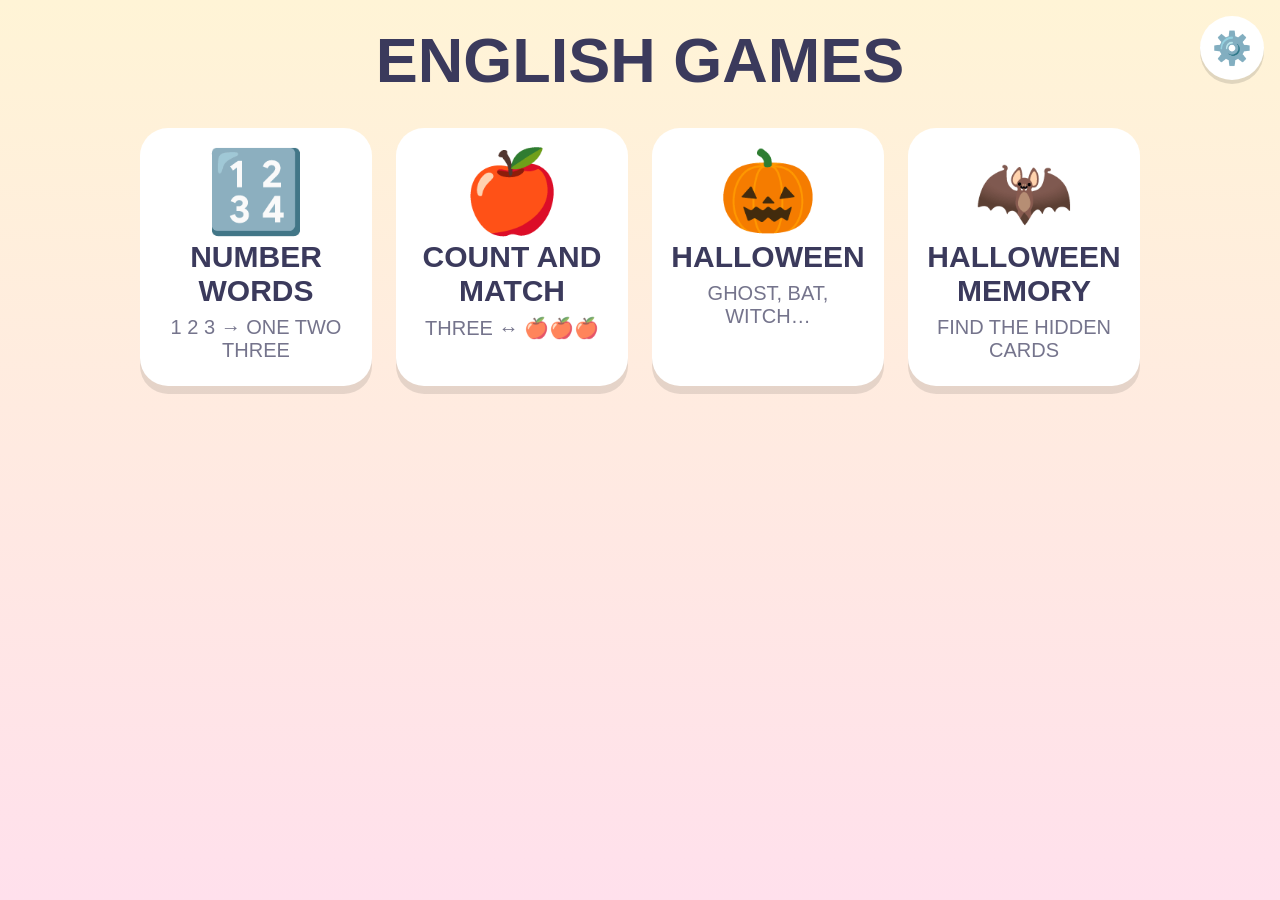
<file: index.html>
<!doctype html>
<html lang="en">
<head>
  <meta charset="utf-8">
  <meta name="viewport" content="width=device-width, initial-scale=1, viewport-fit=cover">
  <meta name="apple-mobile-web-app-capable" content="yes">
  <meta name="mobile-web-app-capable" content="yes">
  <title>English Games</title>
  <script src="shared/settings.js"></script>
  <style>
    * { box-sizing: border-box; }
    html, body { margin: 0; min-height: 100%; }
    body {
      min-height: 100vh;
      min-height: 100dvh;
      padding: calc(24px + env(safe-area-inset-top)) calc(16px + env(safe-area-inset-right)) calc(24px + env(safe-area-inset-bottom)) calc(16px + env(safe-area-inset-left));
      background: linear-gradient(180deg, #fff4d6, #ffe0ec);
      color: #3b3a5c;
      font-family: "Helvetica Neue", Helvetica, Arial, sans-serif;
      text-align: center;
      text-transform: uppercase;
      touch-action: manipulation;
      user-select: none;
      -webkit-user-select: none;
      -webkit-touch-callout: none;
      -webkit-tap-highlight-color: transparent;
      overscroll-behavior: none;
    }
    html[data-letter-case="lower"] body { text-transform: lowercase; }
    h1 { margin: 0 0 32px; font-size: clamp(36px, 7vmin, 64px); }
    .games {
      display: grid;
      grid-template-columns: repeat(auto-fill, minmax(220px, 1fr));
      gap: 24px;
      max-width: 1000px;
      margin: 0 auto;
    }
    .game {
      display: flex;
      flex-direction: column;
      align-items: center;
      gap: 8px;
      padding: 24px 16px;
      border-radius: 28px;
      background: #fff;
      box-shadow: 0 8px 0 rgba(0, 0, 0, 0.1);
      color: inherit;
      text-decoration: none;
      transition: transform 0.08s;
    }
    .game:active { transform: translateY(5px); box-shadow: 0 3px 0 rgba(0, 0, 0, 0.1); }
    .icon { font-size: 80px; line-height: 1; }
    .name { font-size: 30px; font-weight: bold; }
    .what { font-size: 20px; opacity: 0.7; }

    /* ---------- Settings: ⚙️ button and panel ---------- */
    h1 { padding: 0 80px; } /* keep the title clear of the ⚙️ button */
    .settings-btn {
      position: absolute;
      top: calc(16px + env(safe-area-inset-top));
      right: calc(16px + env(safe-area-inset-right));
      width: 64px;
      height: 64px;
      display: grid;
      place-items: center;
      border: 0;
      border-radius: 50%;
      background: #fff;
      box-shadow: 0 4px 0 rgba(0, 0, 0, 0.12);
      font-size: 32px;
      cursor: pointer;
      transition: transform 0.08s;
    }
    .settings-btn:active { transform: translateY(3px) scale(0.95); }
    .settings {
      position: relative;
      width: min(760px, calc(100vw - 32px));
      max-height: calc(100dvh - 48px);
      padding: 24px 20px 28px;
      border: 0;
      border-radius: 28px;
      background: #fffaf0;
      color: inherit;
      text-transform: inherit;
      box-shadow: 0 12px 40px rgba(0, 0, 0, 0.35);
      overflow-y: auto;
      -webkit-overflow-scrolling: touch;
      overscroll-behavior: contain;
    }
    .settings::backdrop { background: rgba(20, 14, 50, 0.6); }
    .settings h2 { margin: 4px 64px 20px; font-size: 30px; }
    .settings-close {
      position: absolute;
      top: 12px;
      right: 12px;
      width: 56px;
      height: 56px;
      border: 0;
      border-radius: 50%;
      background: #ece6f5;
      color: inherit;
      font-size: 28px;
      line-height: 1;
      cursor: pointer;
    }
    .settings-close:active { transform: scale(0.94); }
    .setting {
      display: flex;
      flex-wrap: wrap;
      align-items: center;
      justify-content: center;
      gap: 16px;
      font-size: 24px;
    }
    .choice {
      display: flex;
      gap: 8px;
      padding: 6px;
      border-radius: 22px;
      background: rgba(59, 58, 92, 0.1);
    }
    .choice button {
      min-width: 110px;
      height: 64px;
      border: 4px solid transparent;
      border-radius: 18px;
      background: transparent;
      color: inherit;
      font-family: inherit;
      font-size: 32px;
      font-weight: bold;
      text-transform: none; /* show "ABC" and "abc" exactly as written */
      cursor: pointer;
      transition: transform 0.08s;
    }
    .choice button:active { transform: scale(0.95); }
    .choice button[aria-pressed="true"] {
      background: #fff;
      border-color: #ff8a3d;
      box-shadow: 0 4px 0 rgba(0, 0, 0, 0.1);
    }
    .choice button.follow-case { text-transform: inherit; font-size: 26px; }
    .setting + .setting { margin-top: 24px; }
    .setting-label { min-width: 90px; }

    /* Voice list: pick a voice, ▶ to hear a sample */
    .setting-voice { flex-direction: column; }
    .voices {
      display: flex;
      flex-direction: column;
      gap: 10px;
      width: min(100%, 640px);
    }
    .voice-row { display: flex; gap: 10px; }
    .voice-pick {
      flex: 1;
      min-width: 0;
      min-height: 64px;
      padding: 8px 18px;
      border: 4px solid transparent;
      border-radius: 18px;
      background: #f1ecf7;
      color: inherit;
      font-family: inherit;
      font-size: 24px;
      text-align: left;
      text-transform: inherit;
      overflow-wrap: anywhere;
      cursor: pointer;
      transition: transform 0.08s;
    }
    .voice-pick:active { transform: scale(0.98); }
    .voice-pick[aria-pressed="true"] {
      background: #fff;
      border-color: #ff8a3d;
      box-shadow: 0 4px 0 rgba(0, 0, 0, 0.1);
    }
    .voice-name { text-transform: none; } /* exactly as the device reports it */
    .voice-pick small { display: block; font-size: 17px; opacity: 0.7; }
    .voice-play {
      width: 64px;
      height: 64px;
      flex: none;
      align-self: center;
      border: 0;
      border-radius: 50%;
      background: #2fbf68;
      box-shadow: 0 5px 0 #1f9450;
      color: #fff;
      font-size: 28px;
      padding-left: 5px; /* optically centre the ▶ */
      cursor: pointer;
      transition: transform 0.08s;
    }
    .voice-play:active { transform: translateY(4px); box-shadow: 0 1px 0 #1f9450; }
    .note { margin: 4px 0 0; font-size: 18px; opacity: 0.8; }
  </style>
</head>
<body>
  <button id="open-settings" class="settings-btn" type="button" aria-label="Settings" aria-haspopup="dialog">⚙️</button>
  <h1>English Games</h1>
  <nav class="games">
    <a class="game" href="number-words/index.html">
      <span class="icon" aria-hidden="true">🔢</span>
      <span class="name">Number Words</span>
      <span class="what">1 2 3 → one two three</span>
    </a>
    <a class="game" href="count-and-match/index.html">
      <span class="icon" aria-hidden="true">🍎</span>
      <span class="name">Count and Match</span>
      <span class="what">three ↔ 🍎🍎🍎</span>
    </a>
    <a class="game" href="halloween-words/index.html">
      <span class="icon" aria-hidden="true">🎃</span>
      <span class="name">Halloween</span>
      <span class="what">ghost, bat, witch…</span>
    </a>
    <a class="game" href="halloween-memory/index.html">
      <span class="icon" aria-hidden="true">🦇</span>
      <span class="name">Halloween Memory</span>
      <span class="what">find the hidden cards</span>
    </a>
  </nav>

  <!-- Settings for all games (saved in this browser) -->
  <dialog id="settings" class="settings" aria-labelledby="settings-title">
    <button id="close-settings" class="settings-close" type="button" aria-label="Close">✕</button>
    <h2 id="settings-title">⚙️ Settings</h2>
    <div class="setting">
      <span id="case-label" class="setting-label">Letters</span>
      <div class="choice" role="group" aria-labelledby="case-label">
        <button type="button" data-case="upper" aria-label="Uppercase letters">ABC</button>
        <button type="button" data-case="lower" aria-label="Lowercase letters">abc</button>
      </div>
    </div>
    <div class="setting">
      <span id="speed-label" class="setting-label">Speed</span>
      <div class="choice" role="group" aria-labelledby="speed-label">
        <button type="button" class="follow-case" data-speed="slow">🐢 slow</button>
        <button type="button" class="follow-case" data-speed="normal">normal</button>
        <button type="button" class="follow-case" data-speed="fast">🐇 fast</button>
      </div>
    </div>
    <div class="setting setting-voice">
      <span id="voice-label" class="setting-label">Voice</span>
      <div id="voices" class="voices" role="group" aria-labelledby="voice-label"></div>
      <p id="voice-note" class="note" hidden>The voice chosen before isn't on this device, so Default is used.</p>
    </div>
  </dialog>

  <script src="shared/kit.js"></script>
  <script>
    (function () {
      "use strict";
      const SAMPLE = "one, two, three, ghost";
      const caseButtons = document.querySelectorAll(".choice button[data-case]");
      const speedButtons = document.querySelectorAll(".choice button[data-speed]");
      const voiceList = document.getElementById("voices");
      const voiceNote = document.getElementById("voice-note");

      // ---------- Letters ----------
      function renderCase() {
        const current = Settings.getLetterCase();
        caseButtons.forEach((b) => b.setAttribute("aria-pressed", String(b.dataset.case === current)));
      }
      caseButtons.forEach((b) => b.addEventListener("click", () => {
        Settings.setLetterCase(b.dataset.case);
        renderCase();
      }));

      // ---------- Speed ----------
      function renderSpeed() {
        const current = Settings.getSpeed();
        speedButtons.forEach((b) => b.setAttribute("aria-pressed", String(b.dataset.speed === current)));
      }
      speedButtons.forEach((b) => b.addEventListener("click", () => {
        Settings.setSpeed(b.dataset.speed);
        renderSpeed();
      }));

      // ---------- Voice ----------
      // One row per British English voice name on this device, plus "Default" at the top.
      // `name` is what gets saved ("" = Default); the games use the best version of it.
      function voiceRow(name, label, detail) {
        const row = document.createElement("div");
        row.className = "voice-row";

        const pickBtn = document.createElement("button");
        pickBtn.type = "button";
        pickBtn.className = "voice-pick";
        pickBtn.dataset.voice = name;
        pickBtn.append(label);
        if (detail) {
          const small = document.createElement("small");
          small.append(detail);
          pickBtn.appendChild(small);
        }
        pickBtn.addEventListener("click", () => {
          Settings.setVoice(name);
          renderVoices();
        });

        const playBtn = document.createElement("button");
        playBtn.type = "button";
        playBtn.className = "voice-play";
        playBtn.textContent = "▶";
        playBtn.setAttribute("aria-label", "Hear " + (name || "Default"));
        playBtn.addEventListener("click", () => {
          Kit.speakWith({ voice: name, speed: Settings.getSpeed() }, SAMPLE);
        });

        row.append(pickBtn, playBtn);
        return row;
      }

      function nameSpan(text) {
        const span = document.createElement("span");
        span.className = "voice-name";
        span.textContent = text;
        return span;
      }

      function renderVoices() {
        const voices = Settings.britishVoices();
        const saved = Settings.getVoice();
        const savedVoice = Settings.voiceFor(saved); // also finds a voice saved by an older version
        const savedHere = !saved || !!savedVoice;
        const selected = savedVoice ? savedVoice.name : "";

        voiceList.innerHTML = "";
        // Default: a known good British voice if there is one, otherwise the device's own
        const def = Kit.defaultVoice();
        const defLabel = document.createElement("span");
        defLabel.textContent = "Default";
        voiceList.appendChild(voiceRow("", defLabel, def ? nameSpan(def.name) : "This device's own voice"));
        // One row per name (Settings.britishVoices() keeps the best version of each)
        voices.forEach((v) => voiceList.appendChild(voiceRow(v.name, nameSpan(v.name), null)));

        voiceList.querySelectorAll(".voice-pick").forEach((b) => {
          b.setAttribute("aria-pressed", String(b.dataset.voice === selected));
        });
        // Only mention the missing voice once the device has listed its voices
        voiceNote.hidden = savedHere || voices.length === 0;
      }

      if ("speechSynthesis" in window) {
        // Some browsers fill in the list a moment after the page opens
        speechSynthesis.addEventListener("voiceschanged", renderVoices);
      }

      function renderAll() {
        renderCase();
        renderSpeed();
        renderVoices();
      }
      window.addEventListener("pageshow", renderAll);
      renderAll();

      // ---------- Opening and closing the panel ----------
      const panel = document.getElementById("settings");
      document.getElementById("open-settings").addEventListener("click", () => {
        renderAll();
        if (panel.showModal) panel.showModal();
        else panel.setAttribute("open", "");
      });
      function closePanel() {
        if (panel.close) panel.close();
        else panel.removeAttribute("open");
      }
      document.getElementById("close-settings").addEventListener("click", closePanel);
      // Tapping the dark area around the panel also closes it. (The panel has its own
      // padding, so check the tap position rather than just the clicked element.)
      panel.addEventListener("click", (e) => {
        if (e.target !== panel) return;
        const r = panel.getBoundingClientRect();
        const outside = e.clientX < r.left || e.clientX > r.right || e.clientY < r.top || e.clientY > r.bottom;
        if (outside) closePanel();
      });
    })();
  </script>
</body>
</html>
</file>
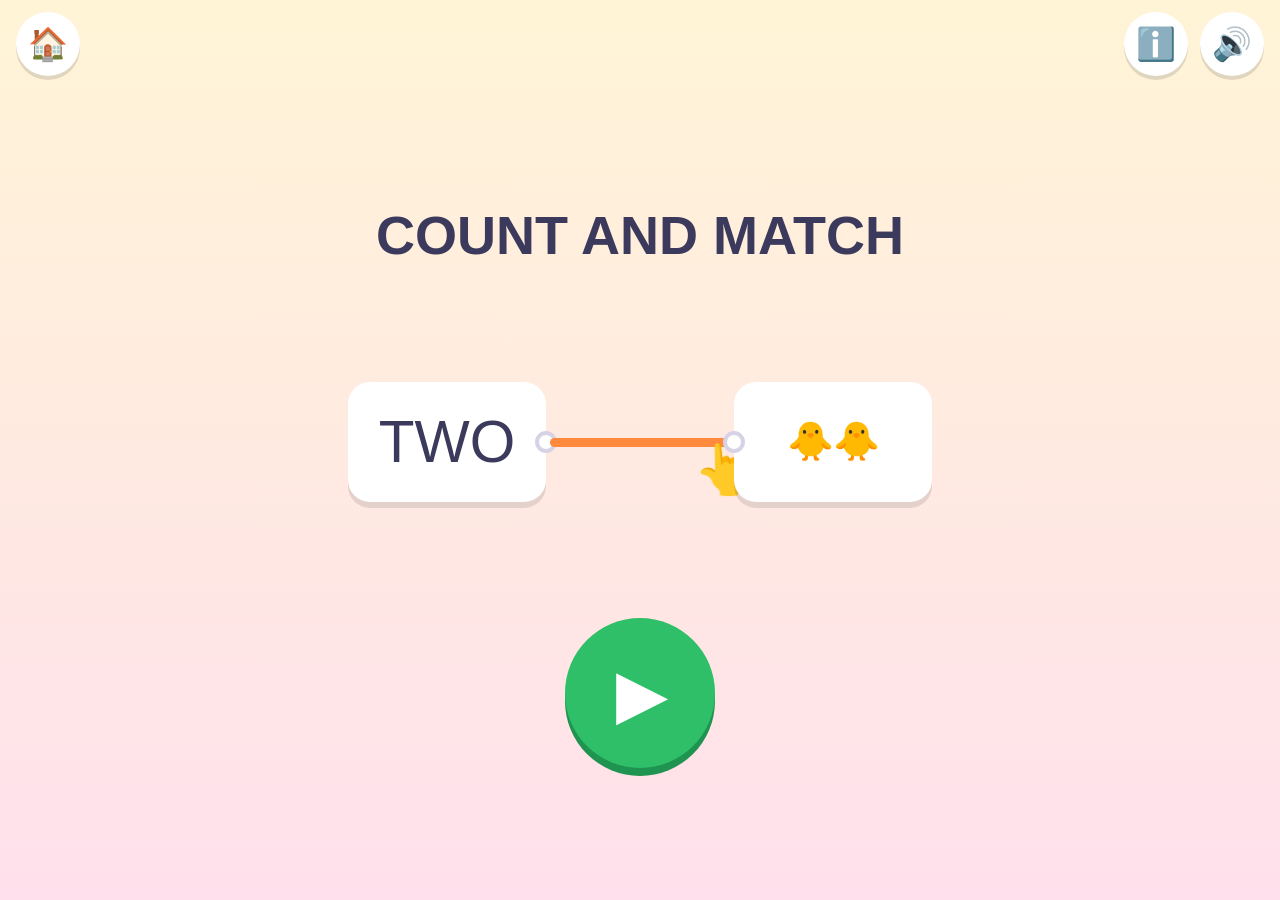
<file: count-and-match/index.html>
<!doctype html>
<html lang="en">
<head>
  <meta charset="utf-8">
  <meta name="viewport" content="width=device-width, initial-scale=1, viewport-fit=cover">
  <meta name="apple-mobile-web-app-capable" content="yes">
  <meta name="mobile-web-app-capable" content="yes">
  <title>Count and Match</title>
  <script src="../shared/settings.js"></script>
  <link rel="stylesheet" href="../shared/base.css">
  <link rel="stylesheet" href="style.css">
</head>
<body data-screen="start">
  <header class="topbar">
    <a class="icon-btn" href="../index.html" aria-label="All games">🏠</a>
    <div id="progress" class="progress" aria-hidden="true"></div>
    <button id="mute" class="icon-btn" type="button" aria-label="Mute" aria-pressed="false">🔊</button>
  </header>

  <!-- Information panel (shown by the ℹ️ button; see setupInfo in ../shared/kit.js) -->
  <template id="game-info">
    <h2>Count and Match</h2>
    <p>Learn how the numbers 1 to 10 are written in English, by counting.</p>
    <h3>How to play</h3>
    <ol>
      <li>Number words are on the left, cards with things to count are on the right.</li>
      <li>Connect each word to the card with that many things: draw a line with your finger, or tap one card and then the other.</li>
      <li>Tap a word to hear it. Tap a card to see its things hop, one by one.</li>
      <li>A wrong match just wobbles. After two wrong tries, or a pause, the right pair glows.</li>
      <li>Every round has all ten numbers, on two boards of five.</li>
    </ol>
  </template>

  <main>
    <!-- Start screen: a small animated example of a connection -->
    <section id="screen-start" class="screen active">
      <h1 class="title">Count and Match</h1>
      <div class="demo" aria-hidden="true">
        <div class="mcard word-card demo-card">two</div>
        <div class="demo-line"><span class="demo-finger">👆</span></div>
        <div class="mcard set-card demo-card"><span class="set"><span>🐥</span><span>🐥</span></span></div>
      </div>
      <button id="play" class="big-btn pulse" type="button" aria-label="Play">▶</button>
    </section>

    <!-- Game screen: connect each word to the card with that many things -->
    <section id="screen-game" class="screen">
      <div id="board" class="board">
        <div id="words" class="col words"></div>
        <div id="sets" class="col sets"></div>
        <svg id="lines" class="lines" aria-hidden="true"></svg>
      </div>
    </section>

    <!-- End screen -->
    <section id="screen-end" class="screen">
      <div class="trophy" aria-hidden="true">🏆</div>
      <h2 class="well-done">Well done!</h2>
      <div id="end-stars" class="end-stars" aria-hidden="true"></div>
      <div class="end-buttons">
        <button id="again" class="big-btn" type="button" aria-label="Play again">▶</button>
      </div>
    </section>
  </main>

  <div id="celebrate" class="celebrate" aria-hidden="true"></div>

  <script src="../shared/kit.js"></script>
  <script src="game.js"></script>
</body>
</html>
</file>
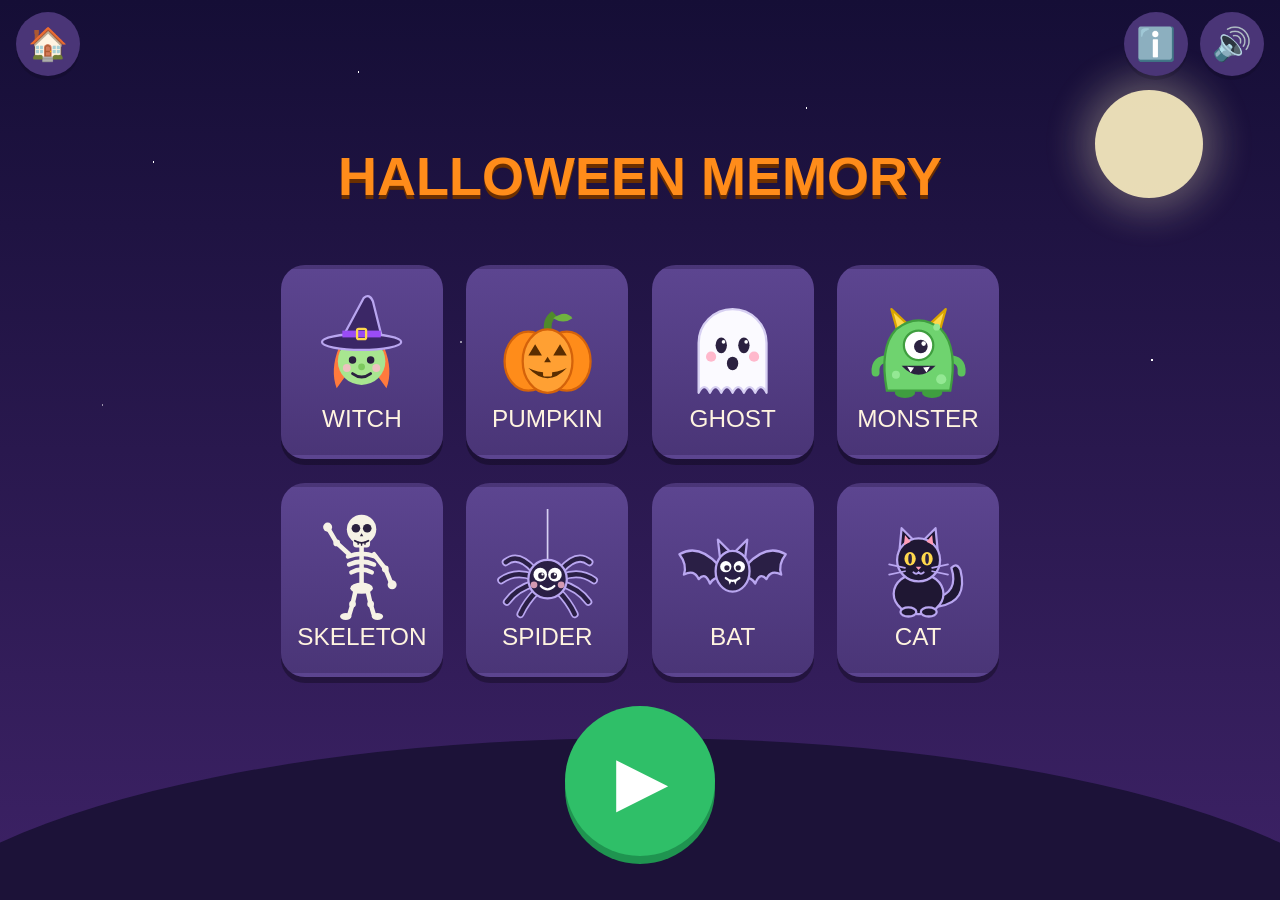
<file: halloween-memory/index.html>
<!doctype html>
<html lang="en">
<head>
  <meta charset="utf-8">
  <meta name="viewport" content="width=device-width, initial-scale=1, viewport-fit=cover">
  <meta name="apple-mobile-web-app-capable" content="yes">
  <meta name="mobile-web-app-capable" content="yes">
  <title>Halloween Memory</title>
  <script src="../shared/settings.js"></script>
  <link rel="stylesheet" href="../shared/base.css">
  <link rel="stylesheet" href="../shared/halloween/theme.css">
  <link rel="stylesheet" href="style.css">
</head>
<body data-screen="start">
  <!-- Night sky background: moon, stars and hills -->
  <div class="sky" aria-hidden="true">
    <div class="moon"></div>
    <div class="hills"></div>
  </div>

  <header class="topbar">
    <a class="icon-btn" href="../index.html" aria-label="All games">🏠</a>
    <div id="progress" class="progress" aria-hidden="true"></div>
    <button id="mute" class="icon-btn" type="button" aria-label="Mute" aria-pressed="false">🔊</button>
  </header>

  <!-- Information panel (shown by the ℹ️ button; see setupInfo in ../shared/kit.js) -->
  <template id="game-info">
    <h2>Halloween Memory</h2>
    <p>Listen, remember and find the hidden Halloween cards.</p>
    <h3>How to play</h3>
    <ol>
      <li>Look at the cards and tap them to hear their names.</li>
      <li>Press ▶. The cards turn over and some of them swap places.</li>
      <li>The voice says a word: tap the card you think it is.</li>
      <li>The right card disappears. A wrong card shows itself, says its name and turns back over.</li>
      <li>Every turn asks for a different card. There are no hints: use your memory!</li>
      <li>The round ends when all the cards are found.</li>
    </ol>
    <h3>Who invented it</h3>
    <p>This game was invented by Flora, 6 years old, from Italy. 🇮🇹</p>
  </template>

  <main>
    <!-- The board is used both before playing (cards face up) and while playing (cards face down) -->
    <section id="screen-board" class="screen active">
      <div class="head">
        <h1 class="title start-only">Halloween Memory</h1>
        <div class="prompt game-only">
          <button id="listen" class="listen" type="button" aria-label="Listen again">🔊</button>
          <div id="bubble" class="bubble" aria-live="polite"></div>
        </div>
      </div>
      <div id="cards" class="mems"></div>
      <button id="play" class="big-btn pulse start-only" type="button" aria-label="Play">▶</button>
    </section>

    <!-- End screen -->
    <section id="screen-end" class="screen">
      <div id="end-pumpkin" class="trophy end-pumpkin" aria-hidden="true"></div>
      <h2 class="well-done">Happy Halloween!</h2>
      <div id="end-stars" class="end-stars" aria-hidden="true"></div>
      <div class="end-buttons">
        <button id="again" class="big-btn" type="button" aria-label="Play again">▶</button>
      </div>
    </section>
  </main>

  <div id="celebrate" class="celebrate" aria-hidden="true"></div>

  <script src="../shared/kit.js"></script>
  <script src="../shared/halloween/characters.js"></script>
  <script src="game.js"></script>
</body>
</html>
</file>
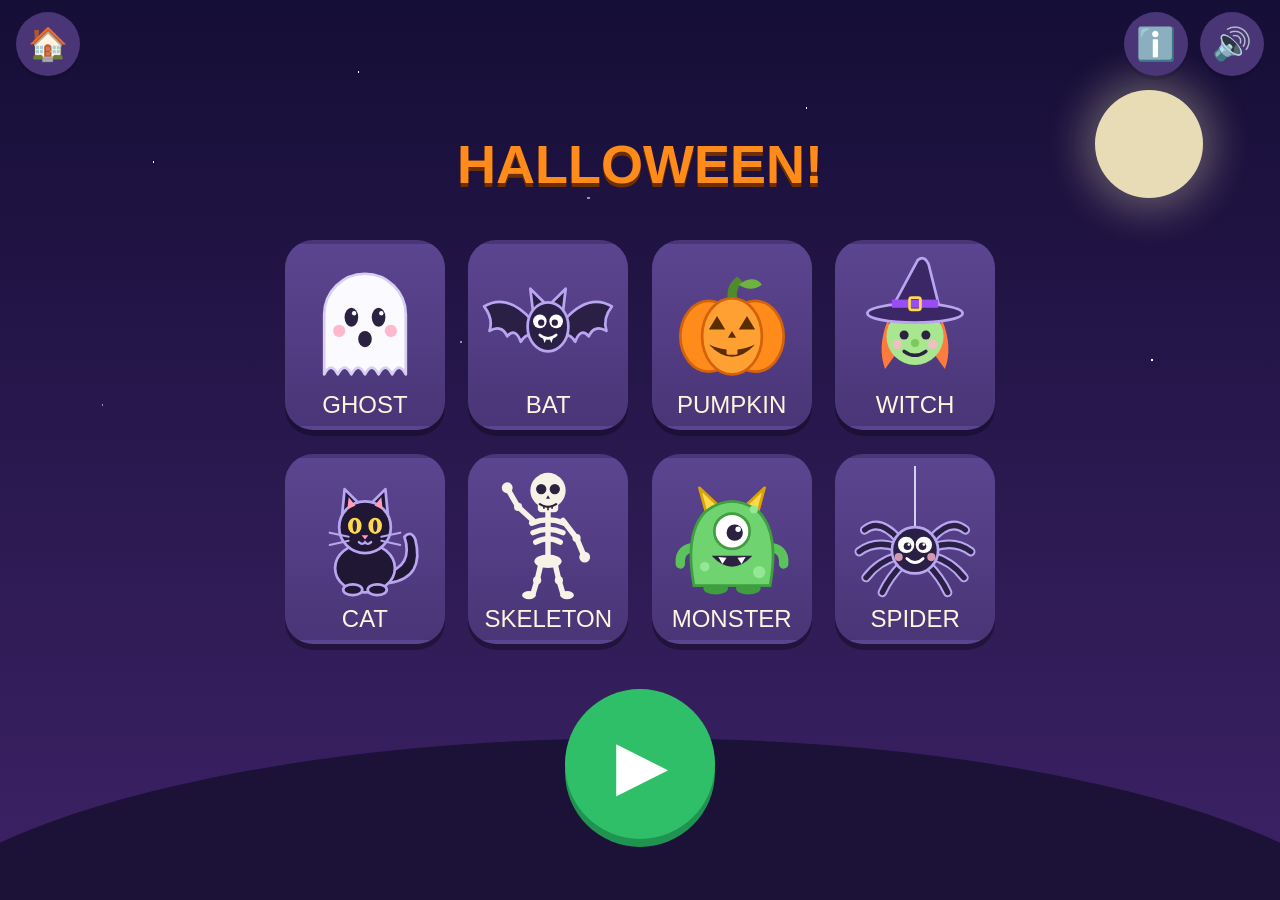
<file: halloween-words/index.html>
<!doctype html>
<html lang="en">
<head>
  <meta charset="utf-8">
  <meta name="viewport" content="width=device-width, initial-scale=1, viewport-fit=cover">
  <meta name="apple-mobile-web-app-capable" content="yes">
  <meta name="mobile-web-app-capable" content="yes">
  <title>Halloween Words</title>
  <script src="../shared/settings.js"></script>
  <link rel="stylesheet" href="../shared/base.css">
  <link rel="stylesheet" href="../shared/halloween/theme.css">
  <link rel="stylesheet" href="style.css">
</head>
<body data-screen="start">
  <!-- Night sky background: moon, stars and hills -->
  <div class="sky" aria-hidden="true">
    <div class="moon"></div>
    <div class="hills"></div>
  </div>

  <header class="topbar">
    <a class="icon-btn" href="../index.html" aria-label="All games">🏠</a>
    <div id="progress" class="progress" aria-hidden="true"></div>
    <button id="mute" class="icon-btn" type="button" aria-label="Mute" aria-pressed="false">🔊</button>
  </header>

  <!-- Information panel (shown by the ℹ️ button; see setupInfo in ../shared/kit.js) -->
  <template id="game-info">
    <h2>Halloween</h2>
    <p>Listen and find: learn eight Halloween words.</p>
    <h3>How to play</h3>
    <ol>
      <li>Tap the pictures to hear their names.</li>
      <li>Press ▶. The voice says a word: tap the right picture. Tap the orange 🔊 button to hear it again.</li>
      <li>A wrong picture just wobbles. After two wrong taps, or a pause, the right picture glows.</li>
      <li>The pictures change places after every question, so listen carefully!</li>
      <li>Every word is asked twice in a round.</li>
    </ol>
  </template>

  <main>
    <!-- Learn screen: tap a character to hear its name -->
    <section id="screen-start" class="screen active">
      <h1 class="title">Halloween!</h1>
      <div id="learn-cards" class="chars learn"></div>
      <button id="play" class="big-btn pulse" type="button" aria-label="Play">▶</button>
    </section>

    <!-- Game screen: listen and tap the right character -->
    <section id="screen-game" class="screen">
      <div class="prompt">
        <button id="listen" class="listen" type="button" aria-label="Listen again">🔊</button>
        <div id="bubble" class="bubble" aria-live="polite"></div>
      </div>
      <div id="choices" class="chars"></div>
    </section>

    <!-- End screen -->
    <section id="screen-end" class="screen">
      <div id="end-pumpkin" class="trophy end-pumpkin" aria-hidden="true"></div>
      <h2 class="well-done">Happy Halloween!</h2>
      <div id="end-stars" class="end-stars" aria-hidden="true"></div>
      <div class="end-buttons">
        <button id="learn" class="small-btn" type="button" aria-label="Back to the pictures">👻</button>
        <button id="again" class="big-btn" type="button" aria-label="Play again">▶</button>
      </div>
    </section>
  </main>

  <div id="celebrate" class="celebrate" aria-hidden="true"></div>

  <script src="../shared/kit.js"></script>
  <script src="../shared/halloween/characters.js"></script>
  <script src="game.js"></script>
</body>
</html>
</file>
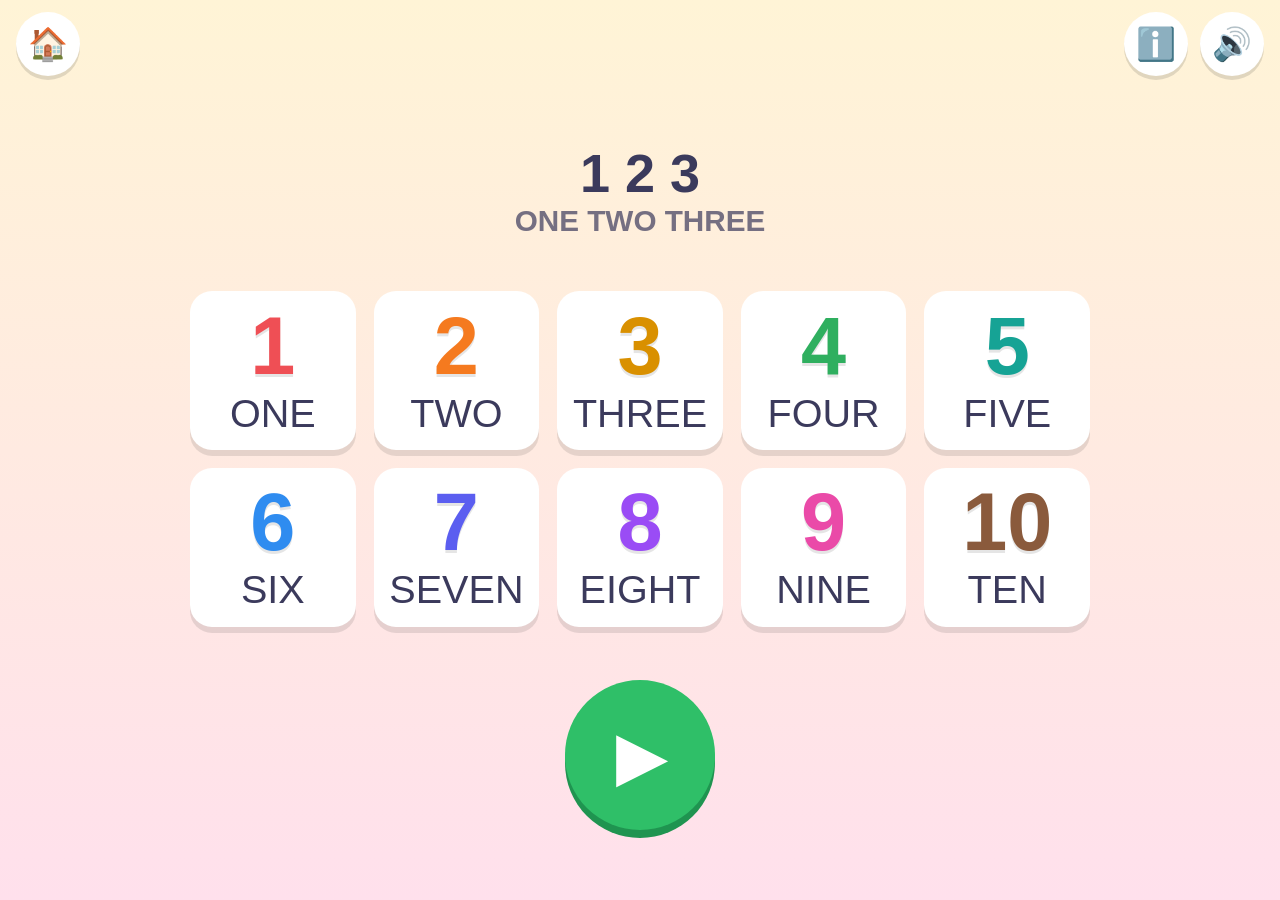
<file: number-words/index.html>
<!doctype html>
<html lang="en">
<head>
  <meta charset="utf-8">
  <meta name="viewport" content="width=device-width, initial-scale=1, viewport-fit=cover">
  <meta name="apple-mobile-web-app-capable" content="yes">
  <meta name="mobile-web-app-capable" content="yes">
  <title>Number Words</title>
  <script src="../shared/settings.js"></script>
  <link rel="stylesheet" href="../shared/base.css">
  <link rel="stylesheet" href="style.css">
</head>
<body data-screen="start">
  <header class="topbar">
    <a class="icon-btn" href="../index.html" aria-label="All games">🏠</a>
    <div id="progress" class="progress" aria-hidden="true"></div>
    <button id="mute" class="icon-btn" type="button" aria-label="Mute" aria-pressed="false">🔊</button>
  </header>

  <!-- Information panel (shown by the ℹ️ button; see setupInfo in ../shared/kit.js) -->
  <template id="game-info">
    <h2>Number Words</h2>
    <p>Learn how the numbers 1 to 10 are written in English.</p>
    <h3>How to play</h3>
    <ol>
      <li>Tap the number cards to hear each number.</li>
      <li>Press ▶. A number appears with that many things to count, and the voice says it.</li>
      <li>Tap the letters in the right order to write the word. Tap the big number to hear it again.</li>
      <li>A wrong letter just wobbles. After two wrong taps, or a pause, the right letter glows.</li>
      <li>Every round has all ten numbers, in a random order.</li>
    </ol>
  </template>

  <main>
    <!-- Learn screen: tap a card to hear the number, then press play -->
    <section id="screen-start" class="screen active">
      <h1 class="title">1 2 3 <span>one two three</span></h1>
      <div id="cards" class="cards"></div>
      <button id="play" class="big-btn pulse" type="button" aria-label="Play">▶</button>
    </section>

    <!-- Game screen: build the number word from letter tiles -->
    <section id="screen-game" class="screen">
      <div class="clue">
        <button id="numeral" class="numeral" type="button" aria-label="Hear the number">
          <span id="numeral-text"></span>
          <span class="speaker" aria-hidden="true">🔊</span>
        </button>
        <div id="objects" class="objects" aria-hidden="true"></div>
      </div>
      <div id="slots" class="slots" aria-hidden="true"></div>
      <div id="tiles" class="tiles"></div>
    </section>

    <!-- End screen -->
    <section id="screen-end" class="screen">
      <div class="trophy" aria-hidden="true">🏆</div>
      <h2 class="well-done">Well done!</h2>
      <div id="end-stars" class="end-stars" aria-hidden="true"></div>
      <div class="end-buttons">
        <button id="learn" class="small-btn" type="button" aria-label="Back to the numbers">1 2 3</button>
        <button id="again" class="big-btn" type="button" aria-label="Play again">▶</button>
      </div>
    </section>
  </main>

  <div id="celebrate" class="celebrate" aria-hidden="true"></div>

  <script src="../shared/kit.js"></script>
  <script src="game.js"></script>
</body>
</html>
</file>
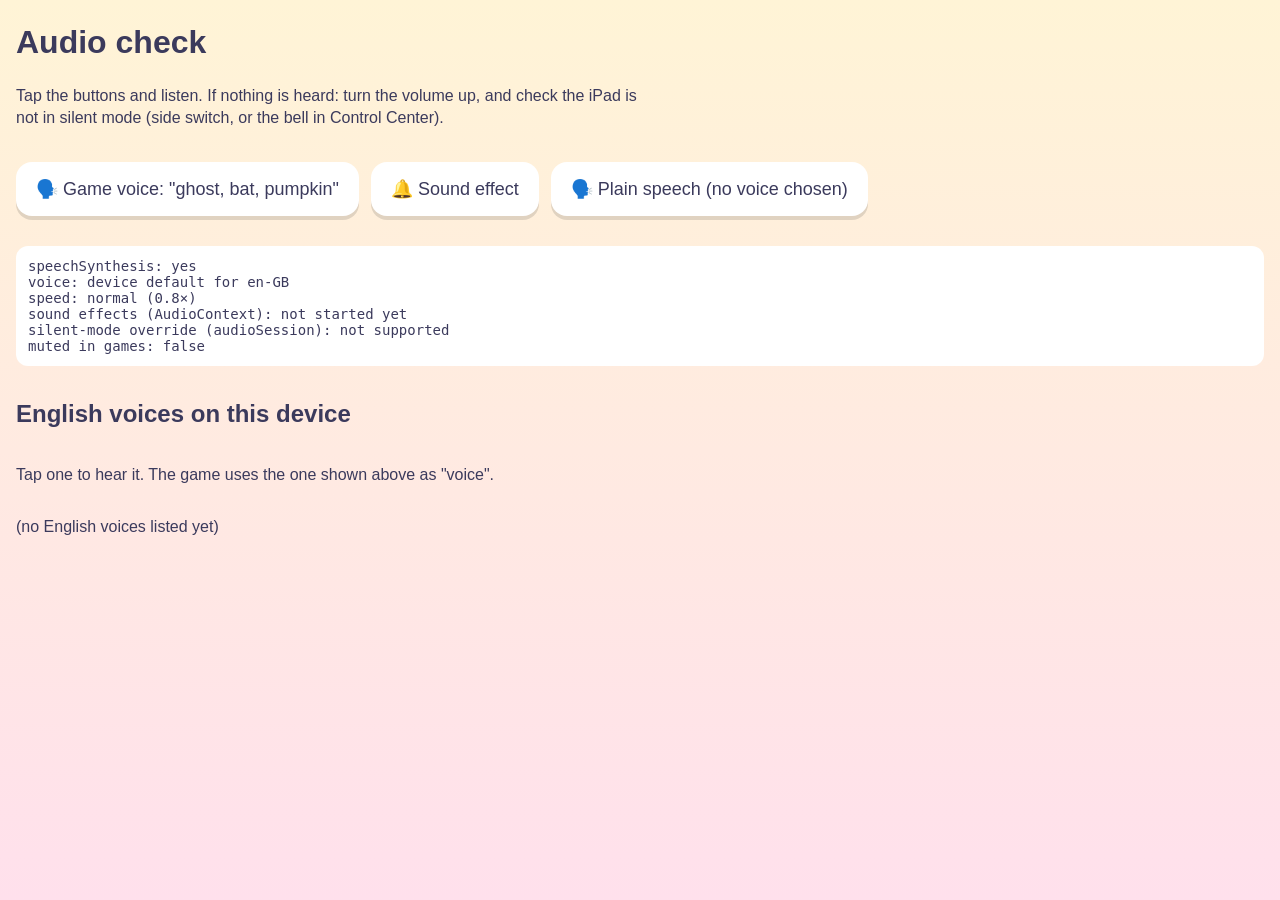
<file: shared/audio-check.html>
<!doctype html>
<html lang="en">
<head>
  <meta charset="utf-8">
  <meta name="viewport" content="width=device-width, initial-scale=1, viewport-fit=cover">
  <title>Audio Check</title>
  <script src="settings.js"></script>
  <link rel="stylesheet" href="base.css">
  <style>
    /* A page for grown-ups: checks speech and sound effects on a device. Not linked from the launcher. */
    body { text-transform: none !important; overflow: auto; height: auto; min-height: 100dvh; padding: 24px 16px; }
    h1 { margin: 0 0 8px; }
    p { max-width: 640px; line-height: 1.4; }
    .row { display: flex; flex-wrap: wrap; gap: 12px; margin: 16px 0; }
    .row button { padding: 16px 20px; border-radius: 16px; background: var(--card); box-shadow: 0 4px 0 rgba(0,0,0,0.12); font-size: 18px; font-family: inherit; }
    .row button:active { transform: translateY(3px); }
    pre { max-width: 100%; white-space: pre-wrap; background: var(--card); padding: 12px; border-radius: 12px; font-size: 14px; }
    #voices button { font-size: 15px; padding: 10px 14px; }
  </style>
</head>
<body>
  <h1>Audio check</h1>
  <p>Tap the buttons and listen. If nothing is heard: turn the volume up, and check the iPad is not in silent mode (side switch, or the bell in Control Center).</p>

  <div class="row">
    <button id="game-voice" type="button">🗣️ Game voice: "ghost, bat, pumpkin"</button>
    <button id="beep" type="button">🔔 Sound effect</button>
    <button id="plain" type="button">🗣️ Plain speech (no voice chosen)</button>
  </div>

  <pre id="info">Tap a button…</pre>

  <h2>English voices on this device</h2>
  <p>Tap one to hear it. The game uses the one shown above as "voice".</p>
  <div id="voices" class="row"></div>

  <script src="kit.js"></script>
  <script>
    (function () {
      "use strict";
      const info = document.getElementById("info");
      const log = [];

      function report(msg) {
        if (msg) log.unshift(new Date().toLocaleTimeString() + "  " + msg);
        const s = window.speechSynthesis;
        const d = Kit.debugInfo();
        info.textContent = [
          "speechSynthesis: " + (s ? "yes" : "NOT SUPPORTED"),
          "voice: " + d.voice,
          "speed: " + d.speed,
          "sound effects (AudioContext): " + d.sounds,
          "silent-mode override (audioSession): " + (navigator.audioSession ? navigator.audioSession.type : "not supported"),
          "muted in games: " + d.muted,
          "",
          ...log.slice(0, 12),
        ].join("\n");
      }

      function watch(u, label) {
        u.onstart = () => report(label + ": started");
        u.onend = () => report(label + ": finished");
        u.onerror = (e) => report(label + ": ERROR " + (e.error || ""));
      }

      document.getElementById("game-voice").addEventListener("click", () => {
        Kit.speak("ghost, bat, pumpkin");
        report("game voice: asked to speak");
      });

      document.getElementById("beep").addEventListener("click", () => {
        Kit.sfx.success();
        setTimeout(() => report("sound effect played"), 50);
      });

      document.getElementById("plain").addEventListener("click", () => {
        const u = new SpeechSynthesisUtterance("Hello! Happy Halloween!");
        u.lang = "en-GB";
        watch(u, "plain speech");
        speechSynthesis.speak(u);
      });

      function listVoices() {
        const box = document.getElementById("voices");
        box.innerHTML = "";
        speechSynthesis.getVoices()
          .filter((v) => (v.lang || "").toLowerCase().startsWith("en"))
          .forEach((v) => {
            const b = document.createElement("button");
            b.type = "button";
            // the full list, as the device reports it (duplicates included), with each voice's identifier
            b.textContent = v.name + " · " + v.lang + " · " + v.voiceURI + (v.localService ? "" : " · online");
            b.addEventListener("click", () => {
              const u = new SpeechSynthesisUtterance("one, two, three, ghost");
              u.voice = v;
              u.lang = v.lang;
              watch(u, v.name);
              speechSynthesis.speak(u);
            });
            box.appendChild(b);
          });
        if (!box.children.length) box.textContent = "(no English voices listed yet)";
      }

      if (window.speechSynthesis) {
        listVoices();
        speechSynthesis.addEventListener("voiceschanged", listVoices);
      }
      report();
    })();
  </script>
</body>
</html>
</file>
<file: shared/base.css>
/* Shared look and touch behaviour for all games.
   Load it before the game's own stylesheet:  <link rel="stylesheet" href="../shared/base.css"> */

:root {
  --bg-top: #fff4d6;
  --bg-bottom: #ffe0ec;
  --ink: #3b3a5c;
  --card: #ffffff;
  --ghost: #d8d2e6;
  --accent: #ff8a3d;
  --go: #2fbf68;
  --go-shadow: #1f9450;
  --hint: #3d9bff;
  --font: "Helvetica Neue", Helvetica, Arial, sans-serif;
}

* {
  box-sizing: border-box;
}

html,
body {
  margin: 0;
  height: 100%;
}

body {
  height: 100vh;
  height: 100dvh;
  display: flex;
  flex-direction: column;
  overflow: hidden;
  padding: env(safe-area-inset-top) env(safe-area-inset-right) env(safe-area-inset-bottom) env(safe-area-inset-left);
  background: linear-gradient(180deg, var(--bg-top), var(--bg-bottom));
  color: var(--ink);
  font-family: var(--font);
  text-transform: uppercase; /* capital block letters (default; see letter case below) */
  /* Touch: no double-tap zoom, no selection, no callouts, no pull-to-refresh */
  touch-action: manipulation;
  user-select: none;
  -webkit-user-select: none;
  -webkit-touch-callout: none;
  -webkit-tap-highlight-color: transparent;
  overscroll-behavior: none;
}

/* Letter case is chosen on the games index page (shared/settings.js) */
html[data-letter-case="lower"] body {
  text-transform: lowercase;
}

button {
  font-family: inherit;
  text-transform: inherit;
  color: inherit;
  border: 0;
  cursor: pointer;
}

/* ---------- Top bar ---------- */

.topbar {
  display: flex;
  align-items: center;
  justify-content: space-between;
  gap: 16px;
  padding: 12px 16px;
}

.icon-btn {
  width: 64px;
  height: 64px;
  flex: none;
  display: grid;
  place-items: center;
  border-radius: 50%;
  background: var(--card);
  box-shadow: 0 4px 0 rgba(0, 0, 0, 0.12);
  font-size: 32px;
  text-decoration: none;
  transition: transform 0.08s;
}

.icon-btn:active {
  transform: translateY(3px) scale(0.95);
}

.progress {
  display: flex;
  gap: 8px;
}

.topbar-right {
  display: flex;
  gap: 12px;
}

body:not([data-screen="game"]) .progress {
  visibility: hidden;
}

.dot {
  width: 36px;
  height: 36px;
  display: grid;
  place-items: center;
  border-radius: 50%;
  background: rgba(255, 255, 255, 0.7);
  border: 3px solid rgba(59, 58, 92, 0.15);
  font-size: 24px;
}

.dot.current {
  border-color: var(--accent);
}

.dot.done {
  background: transparent;
  border-color: transparent;
  animation: pop 0.4s ease-out;
}

/* ---------- Screens ---------- */

main {
  flex: 1;
  min-height: 0;
  position: relative;
}

.screen {
  display: none;
  height: 100%;
  flex-direction: column;
  align-items: center;
  justify-content: space-evenly;
  padding: 0 16px 16px;
}

.screen.active {
  display: flex;
}

.title {
  margin: 0;
  font-size: clamp(32px, 6vmin, 56px);
  text-align: center;
}

.title span {
  display: block;
  font-size: 0.55em;
  opacity: 0.7;
}

/* ---------- Buttons ---------- */

.big-btn {
  width: clamp(110px, 18vmin, 150px);
  height: clamp(110px, 18vmin, 150px);
  flex: none;
  border-radius: 50%;
  background: var(--go);
  box-shadow: 0 8px 0 var(--go-shadow);
  color: #fff;
  font-size: clamp(48px, 8vmin, 68px);
  padding-left: 0.15em; /* optically centre the ▶ */
  transition: transform 0.08s;
}

.big-btn:active {
  transform: translateY(6px);
  box-shadow: 0 2px 0 var(--go-shadow);
}

.small-btn {
  min-width: 120px;
  height: 80px;
  padding: 0 20px;
  border-radius: 24px;
  background: var(--card);
  box-shadow: 0 6px 0 rgba(0, 0, 0, 0.12);
  font-size: 36px;
  font-weight: bold;
  transition: transform 0.08s;
}

.small-btn:active {
  transform: translateY(4px);
}

.pulse {
  animation: pulse 1.6s ease-in-out infinite;
}

/* ---------- End screen ---------- */

.trophy {
  font-size: clamp(100px, 22vmin, 180px);
  line-height: 1;
  animation: bounce 1.2s ease-in-out infinite;
}

.well-done {
  margin: 0;
  font-size: clamp(44px, 9vmin, 80px);
}

.end-stars {
  font-size: clamp(32px, 6vmin, 52px);
  letter-spacing: 4px;
  text-align: center;
}

.end-buttons {
  display: flex;
  align-items: center;
  gap: 32px;
}

/* ---------- Information panel (see setupInfo in kit.js) ---------- */

.info-panel {
  width: min(680px, calc(100vw - 32px));
  max-height: calc(100dvh - 48px);
  padding: 0;
  border: 0;
  border-radius: 28px;
  background: #fffaf0;
  color: #3b3a5c;
  box-shadow: 0 12px 40px rgba(0, 0, 0, 0.35);
  overflow: hidden;
}

.info-panel[open] {
  display: flex;
  flex-direction: column;
}

.info-panel::backdrop {
  background: rgba(20, 14, 50, 0.6);
}

.info-close {
  position: absolute;
  top: 12px;
  right: 12px;
  width: 56px;
  height: 56px;
  border-radius: 50%;
  background: #ece6f5;
  font-size: 28px;
  line-height: 1;
}

.info-close:active {
  transform: scale(0.94);
}

.info-body {
  overflow-y: auto;
  -webkit-overflow-scrolling: touch;
  touch-action: pan-y;
  padding: 24px 32px 28px;
  font-size: 20px;
  line-height: 1.45;
  text-align: left;
}

.info-body h2 {
  margin: 0 64px 12px 0;
  font-size: 30px;
}

.info-body h3 {
  margin: 22px 0 8px;
  font-size: 22px;
}

.info-body p,
.info-body ul,
.info-body ol {
  margin: 0 0 10px;
}

.info-body li {
  margin-bottom: 6px;
}

/* ---------- Celebration ---------- */

.celebrate {
  position: fixed;
  inset: 0;
  overflow: hidden;
  pointer-events: none;
}

.burst {
  position: absolute;
  bottom: -80px;
  animation: rise 1.6s ease-out forwards;
}

.bounce {
  animation: pop 0.4s ease-out;
}

.wobble {
  animation: wobble 0.45s ease-in-out;
}

/* ---------- Animations ---------- */

@keyframes pop {
  0% { transform: scale(1); }
  40% { transform: scale(1.18); }
  100% { transform: scale(1); }
}

@keyframes pulse {
  0%, 100% { transform: scale(1); }
  50% { transform: scale(1.08); }
}

@keyframes bounce {
  0%, 100% { transform: translateY(0); }
  50% { transform: translateY(-16px); }
}

@keyframes drop {
  from { transform: translateY(-30px) scale(0.5); opacity: 0; }
  to { transform: none; opacity: 1; }
}

@keyframes wobble {
  0%, 100% { transform: rotate(0); }
  25% { transform: rotate(-6deg); }
  75% { transform: rotate(6deg); }
}

@keyframes rise {
  0% { transform: translate(0, 0) rotate(0); opacity: 1; }
  100% { transform: translate(var(--dx), -75vh) rotate(var(--rot)); opacity: 0; }
}

@media (prefers-reduced-motion: reduce) {
  *, *::before, *::after {
    animation-duration: 0.01ms !important;
    animation-iteration-count: 1 !important;
  }
}
</file>
<file: count-and-match/style.css>
/* Count and Match: game-specific styles (shared look is in ../shared/base.css) */

:root {
  --dot: 22px; /* connector dot size */
}

/* ---------- Cards (used on the board and in the start demo) ---------- */

.mcard {
  position: relative;
  display: flex;
  align-items: center;
  justify-content: center;
  border: 4px solid transparent;
  border-radius: 22px;
  background: var(--card);
  box-shadow: 0 6px 0 rgba(0, 0, 0, 0.1);
  transition: transform 0.12s, border-color 0.12s;
}

/* Connector dot on the inner edge of each card */
.mcard::after {
  content: "";
  position: absolute;
  top: 50%;
  width: var(--dot);
  height: var(--dot);
  margin-top: calc(var(--dot) / -2);
  border-radius: 50%;
  background: var(--card);
  border: 4px solid var(--ghost);
  box-sizing: border-box;
}

.word-card::after {
  right: calc(var(--dot) / -2 - 4px);
}

.set-card::after {
  left: calc(var(--dot) / -2 - 4px);
}

.word-card {
  font-size: clamp(36px, 6.5vmin, 60px);
  line-height: 1;
}

.mcard.selected {
  border-color: var(--accent);
  transform: scale(1.05);
}

.mcard.selected::after {
  background: var(--accent);
  border-color: var(--accent);
}

.mcard.target {
  border-color: var(--hint);
}

.mcard.matched {
  border-color: var(--c);
  cursor: default;
}

.mcard.matched::after {
  background: var(--c);
  border-color: var(--c);
}

.word-card.matched {
  color: var(--c);
}

.mcard.hint {
  animation: card-glow 1s ease-in-out infinite;
}

.mcard.nudge {
  animation: pop 0.5s ease-out;
}

/* Objects to count, in rows of five */
.set {
  --size: clamp(28px, 5.4vmin, 46px);
  display: flex;
  flex-wrap: wrap;
  justify-content: center;
  max-width: calc(var(--size) * 5);
  font-size: calc(var(--size) * 0.82);
  line-height: 1;
}

.set > span {
  width: var(--size);
  height: var(--size);
  display: grid;
  place-items: center;
}

.set > span.hop {
  animation: hop 0.35s ease-out backwards;
}

/* ---------- Board ---------- */

.screen#screen-game {
  justify-content: center;
}

.board {
  position: relative;
  display: grid;
  grid-template-columns: minmax(0, 1fr) minmax(0, 1.25fr);
  column-gap: clamp(90px, 20vw, 280px);
  width: min(100%, 1000px);
  height: 100%;
  max-height: 760px;
  touch-action: none; /* we handle drags ourselves */
}

.col {
  display: flex;
  flex-direction: column;
  justify-content: space-evenly;
  gap: clamp(8px, 1.6vmin, 16px);
  min-height: 0;
}

.col .mcard {
  flex: 1 1 0;
  min-height: 72px;
  max-height: 130px;
  padding: 6px 10px;
}

.lines {
  position: absolute;
  inset: 0;
  width: 100%;
  height: 100%;
  overflow: visible;
  pointer-events: none;
}

.lines line {
  stroke-width: 9;
  stroke-linecap: round;
}

.lines .drag-line {
  stroke: var(--accent);
  stroke-dasharray: 2 18;
}

.lines .wrong-line {
  stroke: #b9b3c9;
  animation: fade-out 0.7s ease-in forwards;
}

.lines .match-line {
  animation: draw 0.35s ease-out;
}

/* ---------- Start screen demo ---------- */

.demo {
  display: flex;
  align-items: center;
}

.demo-card {
  width: clamp(140px, 22vmin, 200px);
  height: clamp(90px, 14vmin, 120px);
}

.demo-line {
  position: relative;
  width: clamp(100px, 20vmin, 200px);
  height: 9px;
  margin: 0 4px;
  border-radius: 9px;
  background: var(--accent);
  transform-origin: left center;
  animation: demo-draw 2.4s ease-in-out infinite;
}

.demo-finger {
  position: absolute;
  right: -24px;
  top: 4px;
  font-size: 48px;
}

/* ---------- Animations ---------- */

@keyframes card-glow {
  0%, 100% { box-shadow: 0 6px 0 rgba(0, 0, 0, 0.1), 0 0 0 0 var(--hint); }
  50% { box-shadow: 0 6px 0 rgba(0, 0, 0, 0.1), 0 0 0 10px var(--hint); }
}

@keyframes hop {
  0% { transform: translateY(0) scale(1); }
  50% { transform: translateY(-14px) scale(1.25); }
  100% { transform: translateY(0) scale(1); }
}

@keyframes fade-out {
  to { opacity: 0; }
}

@keyframes draw {
  from { opacity: 0; }
  to { opacity: 1; }
}

@keyframes demo-draw {
  0% { transform: scaleX(0); }
  50%, 85% { transform: scaleX(1); }
  100% { transform: scaleX(1); opacity: 0; }
}
</file>
<file: shared/halloween/theme.css>
/* Halloween night theme, shared by the Halloween games.
   Load after ../shared/base.css:  <link rel="stylesheet" href="../shared/halloween/theme.css">
   Pages also need the sky markup:
   <div class="sky" aria-hidden="true"><div class="moon"></div><div class="hills"></div></div> */

/* Night theme: override the shared colours */
:root {
  --bg-top: #150e36;
  --bg-bottom: #3d2266;
  --ink: #fff4e0;
  --card: #4a3577;
  --card-light: #5c4590;
  --accent: #ff8c1a;
  --hint: #ffd84d;
}

.topbar,
main {
  position: relative;
  z-index: 1;
}

/* ---------- Sky ---------- */

.sky {
  position: fixed;
  inset: 0;
  z-index: 0;
  pointer-events: none;
  background:
    radial-gradient(2px 2px at 12% 18%, #fff 50%, transparent 51%),
    radial-gradient(2px 2px at 28% 8%, #fff 50%, transparent 51%),
    radial-gradient(3px 3px at 46% 22%, #fff8 50%, transparent 51%),
    radial-gradient(2px 2px at 63% 12%, #fff 50%, transparent 51%),
    radial-gradient(2px 2px at 8% 45%, #fff8 50%, transparent 51%),
    radial-gradient(3px 3px at 90% 40%, #fff 50%, transparent 51%),
    radial-gradient(2px 2px at 36% 38%, #fff8 50%, transparent 51%),
    radial-gradient(2px 2px at 72% 30%, #fff 50%, transparent 51%);
}

.moon {
  position: absolute;
  top: 90px;
  right: 6%;
  width: clamp(70px, 12vmin, 120px);
  height: clamp(70px, 12vmin, 120px);
  border-radius: 50%;
  background: #fff3c4;
  box-shadow: 0 0 40px 12px rgba(255, 243, 196, 0.35);
  opacity: 0.9;
}

.hills {
  position: absolute;
  left: -10%;
  right: -10%;
  bottom: -8vh;
  height: 26vh;
  border-radius: 50% 50% 0 0 / 100% 100% 0 0;
  background: #1c1238;
}

/* Progress dots on the dark sky (small, so up to 16 fit) */
.dot {
  width: 30px;
  height: 30px;
  font-size: 20px;
  background: rgba(255, 255, 255, 0.12);
  border-color: rgba(255, 255, 255, 0.3);
}

.progress {
  gap: 6px;
}

.title {
  color: var(--accent);
  text-shadow: 0 4px 0 #6b2f00;
}
/* ---------- Prompt: listen button and word bubble ---------- */

.prompt {
  display: flex;
  align-items: center;
  gap: 20px;
}

.listen {
  width: clamp(84px, 14vmin, 112px);
  height: clamp(84px, 14vmin, 112px);
  border-radius: 50%;
  background: var(--accent);
  box-shadow: 0 7px 0 #b85a00;
  font-size: clamp(40px, 7vmin, 56px);
  transition: transform 0.08s;
}

.listen:active {
  transform: translateY(5px);
  box-shadow: 0 2px 0 #b85a00;
}

.listen.speaking {
  animation: pop 0.5s ease-out;
}

.bubble {
  min-width: 180px;
  padding: 10px 28px;
  border-radius: 28px;
  background: #fff4e0;
  color: #3b2766;
  font-size: clamp(40px, 7.5vmin, 64px);
  line-height: 1.2;
  text-align: center;
}

/* ---------- End screen ---------- */

.end-pumpkin {
  width: clamp(110px, 22vmin, 180px);
}

.small-btn svg {
  width: 56px;
  height: 56px;
  vertical-align: middle;
}

.end-pumpkin svg {
  width: 100%;
  height: auto;
}
/* ---------- Animations ---------- */

@keyframes float {
  0%, 100% { transform: translateY(0); }
  50% { transform: translateY(-6px); }
}

@keyframes appear {
  from { transform: scale(0.6); opacity: 0; }
  to { transform: none; opacity: 1; }
}

@keyframes happy {
  0% { transform: scale(1) rotate(0); }
  30% { transform: scale(1.15) rotate(-6deg); }
  60% { transform: scale(1.15) rotate(6deg); }
  100% { transform: scale(1) rotate(0); }
}
</file>
<file: halloween-memory/style.css>
/* Halloween Memory: game-specific styles
   (shared look: ../shared/base.css, Halloween theme: ../shared/halloween/theme.css) */

/* Before playing, show the title and Play button; while playing, show the listen prompt.
   The Play button keeps its space while hidden, so the cards don't move. */
body[data-screen="start"] .game-only {
  display: none;
}

body[data-screen="game"] .title.start-only {
  display: none;
}

body[data-screen="game"] #play {
  visibility: hidden;
  animation: none;
}

.head {
  min-height: clamp(90px, 15vmin, 120px);
  display: flex;
  align-items: center;
  justify-content: center;
}

/* ---------- Cards ---------- */

.mems {
  --size: clamp(100px, 18vmin, 170px);
  display: grid;
  grid-template-columns: repeat(4, var(--size));
  gap: clamp(12px, 2.6vmin, 26px);
}

.mem {
  position: relative;
  width: var(--size);
  height: calc(var(--size) * 1.2);
  padding: 0;
  background: none;
  perspective: 900px;
  -webkit-perspective: 900px;
}

.mem.moving {
  z-index: 2;
}

.mem-inner {
  position: absolute;
  inset: 0;
  transition: transform 0.45s ease-in-out;
  transform-style: preserve-3d;
  -webkit-transform-style: preserve-3d;
}

.mem.down .mem-inner {
  transform: rotateY(180deg);
}

.mem-face {
  position: absolute;
  inset: 0;
  display: flex;
  flex-direction: column;
  align-items: center;
  justify-content: center;
  gap: 2px;
  padding: 8px;
  border: 4px solid transparent;
  border-radius: 24px;
  box-shadow: 0 6px 0 rgba(0, 0, 0, 0.3);
  backface-visibility: hidden;
  -webkit-backface-visibility: hidden;
}

.mem-front {
  background: linear-gradient(180deg, var(--card-light), var(--card));
}

.mem-front svg {
  width: 82%;
  height: auto;
  aspect-ratio: 1;
  overflow: visible;
}

.mem-word {
  font-size: calc(var(--size) * 0.15); /* sized to the card so SKELETON fits in capitals */
  line-height: 1.1;
}

.mem-back {
  transform: rotateY(180deg);
  border-color: #ff8c1a;
  background:
    radial-gradient(circle at 25% 20%, rgba(255, 255, 255, 0.18) 0 3px, transparent 4px),
    radial-gradient(circle at 75% 80%, rgba(255, 255, 255, 0.18) 0 3px, transparent 4px),
    radial-gradient(circle at 80% 25%, rgba(255, 255, 255, 0.12) 0 2px, transparent 3px),
    linear-gradient(160deg, #3b2766, #241845);
}

.mem-q {
  font-size: calc(var(--size) * 0.55);
  font-weight: bold;
  line-height: 1;
  color: #ff8c1a;
  text-shadow: 0 4px 0 #6b2f00;
}

/* Pressed state on the outer card. Never put filter/opacity on .mem-inner: they force
   the 3D flip to render flat, and the hidden picture flashes through (mirrored). */
.mem {
  transition: transform 0.1s;
}

.mem:active {
  transform: scale(0.95);
}

.mem.cheer .mem-front {
  animation: happy 0.8s ease-in-out;
}

.mem.right .mem-front {
  border-color: var(--hint);
  animation: happy 0.8s ease-in-out;
}

.mem.wrong .mem-front {
  animation: wobble 0.45s ease-in-out;
}


/* Found cards disappear but keep their place, so the other cards don't move */
.mem.gone {
  animation: vanish 0.5s ease-in forwards;
  pointer-events: none;
}

/* ---------- Animations ---------- */

@keyframes vanish {
  to { opacity: 0; transform: scale(0.3) rotate(12deg); }
}
</file>
<file: halloween-words/style.css>
/* Halloween Words: game-specific styles
   (shared look: ../shared/base.css, Halloween theme: ../shared/halloween/theme.css) */

/* ---------- Characters ---------- */

.chars {
  --size: clamp(110px, 21vmin, 190px);
  display: flex;
  flex-wrap: wrap;
  justify-content: center;
  gap: clamp(12px, 2.6vmin, 28px);
  max-width: calc(var(--size) * 4 + clamp(12px, 2.6vmin, 28px) * 3 + 1px);
}

.chars.learn {
  --size: clamp(100px, 18vmin, 160px);
}

.char {
  width: var(--size);
  display: flex;
  flex-direction: column;
  align-items: center;
  gap: 4px;
  padding: 8px;
  border: 4px solid transparent;
  border-radius: 28px;
  background: linear-gradient(180deg, var(--card-light), var(--card));
  box-shadow: 0 6px 0 rgba(0, 0, 0, 0.3);
  transition: transform 0.1s, opacity 0.25s;
}

.char:active {
  transform: translateY(4px);
}

.char svg {
  width: 100%;
  height: auto;
  aspect-ratio: 1;
  overflow: visible;
  animation: float 3s ease-in-out infinite;
  animation-delay: var(--delay, 0s);
}

.char-word {
  font-size: calc(var(--size) * 0.15); /* sized to the card so SKELETON fits in capitals */
  line-height: 1.1;
}

.char.appear {
  animation: appear 0.35s ease-out backwards;
  animation-delay: var(--appear-delay, 0s);
}

.char.cheer {
  animation: happy 0.8s ease-in-out;
}

.char.right {
  border-color: var(--hint);
  animation: happy 0.8s ease-in-out;
}

.char.faded {
  opacity: 0.35;
}

.char.hint {
  animation: char-glow 1s ease-in-out infinite;
}
/* ---------- Animations ---------- */

@keyframes char-glow {
  0%, 100% { box-shadow: 0 6px 0 rgba(0, 0, 0, 0.3), 0 0 0 0 var(--hint); }
  50% { box-shadow: 0 6px 0 rgba(0, 0, 0, 0.3), 0 0 0 10px var(--hint); }
}

/* 16 stars on the end screen: keep them on one line */
.end-stars {
  font-size: clamp(24px, 4.4vmin, 44px);
  letter-spacing: 2px;
}
</file>
<file: number-words/style.css>
/* Number Words: game-specific styles (shared look is in ../shared/base.css) */

:root {
  --tile: #ffd84d;
  --tile-shadow: #d9a400;
}

/* ---------- Learn screen ---------- */

.cards {
  display: grid;
  grid-template-columns: repeat(5, 1fr);
  gap: clamp(10px, 2vmin, 20px);
  width: min(100%, 900px);
}

.card {
  display: flex;
  flex-direction: column;
  align-items: center;
  justify-content: center;
  gap: 4px;
  min-height: 64px;
  padding: clamp(8px, 1.6vmin, 16px) 4px;
  border-radius: 22px;
  background: var(--card);
  box-shadow: 0 6px 0 rgba(0, 0, 0, 0.1);
  transition: transform 0.08s;
}

.card:active {
  transform: translateY(4px);
  box-shadow: 0 2px 0 rgba(0, 0, 0, 0.1);
}

.card-num {
  font-size: clamp(44px, 9vmin, 84px);
  font-weight: bold;
  line-height: 1;
  color: var(--c);
  text-shadow: 0 3px 0 rgba(0, 0, 0, 0.1);
}

.card-word {
  font-size: clamp(24px, 4.4vmin, 40px);
}

/* ---------- Game screen ---------- */

.clue {
  display: flex;
  align-items: center;
  justify-content: center;
  gap: clamp(16px, 4vmin, 48px);
  width: 100%;
}

.numeral {
  position: relative;
  min-width: clamp(130px, 24vmin, 210px);
  height: clamp(130px, 24vmin, 210px);
  padding: 0 16px;
  border-radius: 32px;
  background: var(--card);
  box-shadow: 0 8px 0 rgba(0, 0, 0, 0.1);
  color: var(--c);
  font-size: clamp(96px, 19vmin, 170px);
  font-weight: bold;
  line-height: 1;
  text-shadow: 0 4px 0 rgba(0, 0, 0, 0.1);
  transition: transform 0.08s;
}

.numeral:active {
  transform: translateY(4px);
}

.numeral.speaking {
  animation: pop 0.5s ease-out;
}

.speaker {
  position: absolute;
  right: -10px;
  bottom: -10px;
  width: 48px;
  height: 48px;
  display: grid;
  place-items: center;
  border-radius: 50%;
  background: var(--card);
  box-shadow: 0 3px 0 rgba(0, 0, 0, 0.12);
  font-size: 24px;
  text-shadow: none;
}

.objects {
  --size: clamp(40px, 8vmin, 72px);
  display: flex;
  flex-wrap: wrap;
  justify-content: center;
  gap: 6px;
  max-width: calc(var(--size) * 5 + 6px * 4);
  font-size: calc(var(--size) * 0.85);
}

.obj {
  width: var(--size);
  height: var(--size);
  display: grid;
  place-items: center;
  animation: drop 0.4s ease-out backwards;
}

.slots {
  display: flex;
  gap: clamp(8px, 1.6vmin, 14px);
}

.slot {
  width: clamp(64px, 12vmin, 104px);
  height: clamp(80px, 15vmin, 124px);
  display: grid;
  place-items: center;
  border-radius: 18px;
  border: 4px dashed var(--ghost);
  background: rgba(255, 255, 255, 0.5);
  color: var(--ghost);
  font-size: clamp(52px, 10vmin, 88px);
  line-height: 1;
}

.slot.next {
  border-color: var(--accent);
  border-style: solid;
}

.slot.filled {
  border: 4px solid transparent;
  background: var(--card);
  color: var(--ink);
  box-shadow: 0 5px 0 rgba(0, 0, 0, 0.1);
}

.slots.done .slot {
  color: var(--go-shadow);
  animation: pop 0.5s ease-out;
}

.tiles {
  display: flex;
  flex-wrap: wrap;
  justify-content: center;
  gap: clamp(12px, 2.4vmin, 22px);
  min-height: clamp(76px, 13vmin, 112px);
}

.tile {
  width: clamp(76px, 13vmin, 112px);
  height: clamp(76px, 13vmin, 112px);
  border-radius: 20px;
  background: var(--tile);
  box-shadow: 0 7px 0 var(--tile-shadow);
  font-size: clamp(52px, 10vmin, 88px);
  line-height: 1;
  touch-action: none;
  transition: transform 0.08s, opacity 0.2s;
}

.tile:active {
  transform: translateY(5px);
  box-shadow: 0 2px 0 var(--tile-shadow);
}

.tile.used {
  opacity: 0;
  transform: scale(0.4);
  pointer-events: none;
}

.tile.hint {
  animation: tile-glow 1s ease-in-out infinite;
}

@keyframes tile-glow {
  0%, 100% { box-shadow: 0 7px 0 var(--tile-shadow), 0 0 0 0 var(--hint); }
  50% { box-shadow: 0 7px 0 var(--tile-shadow), 0 0 0 10px var(--hint); }
}
</file>
